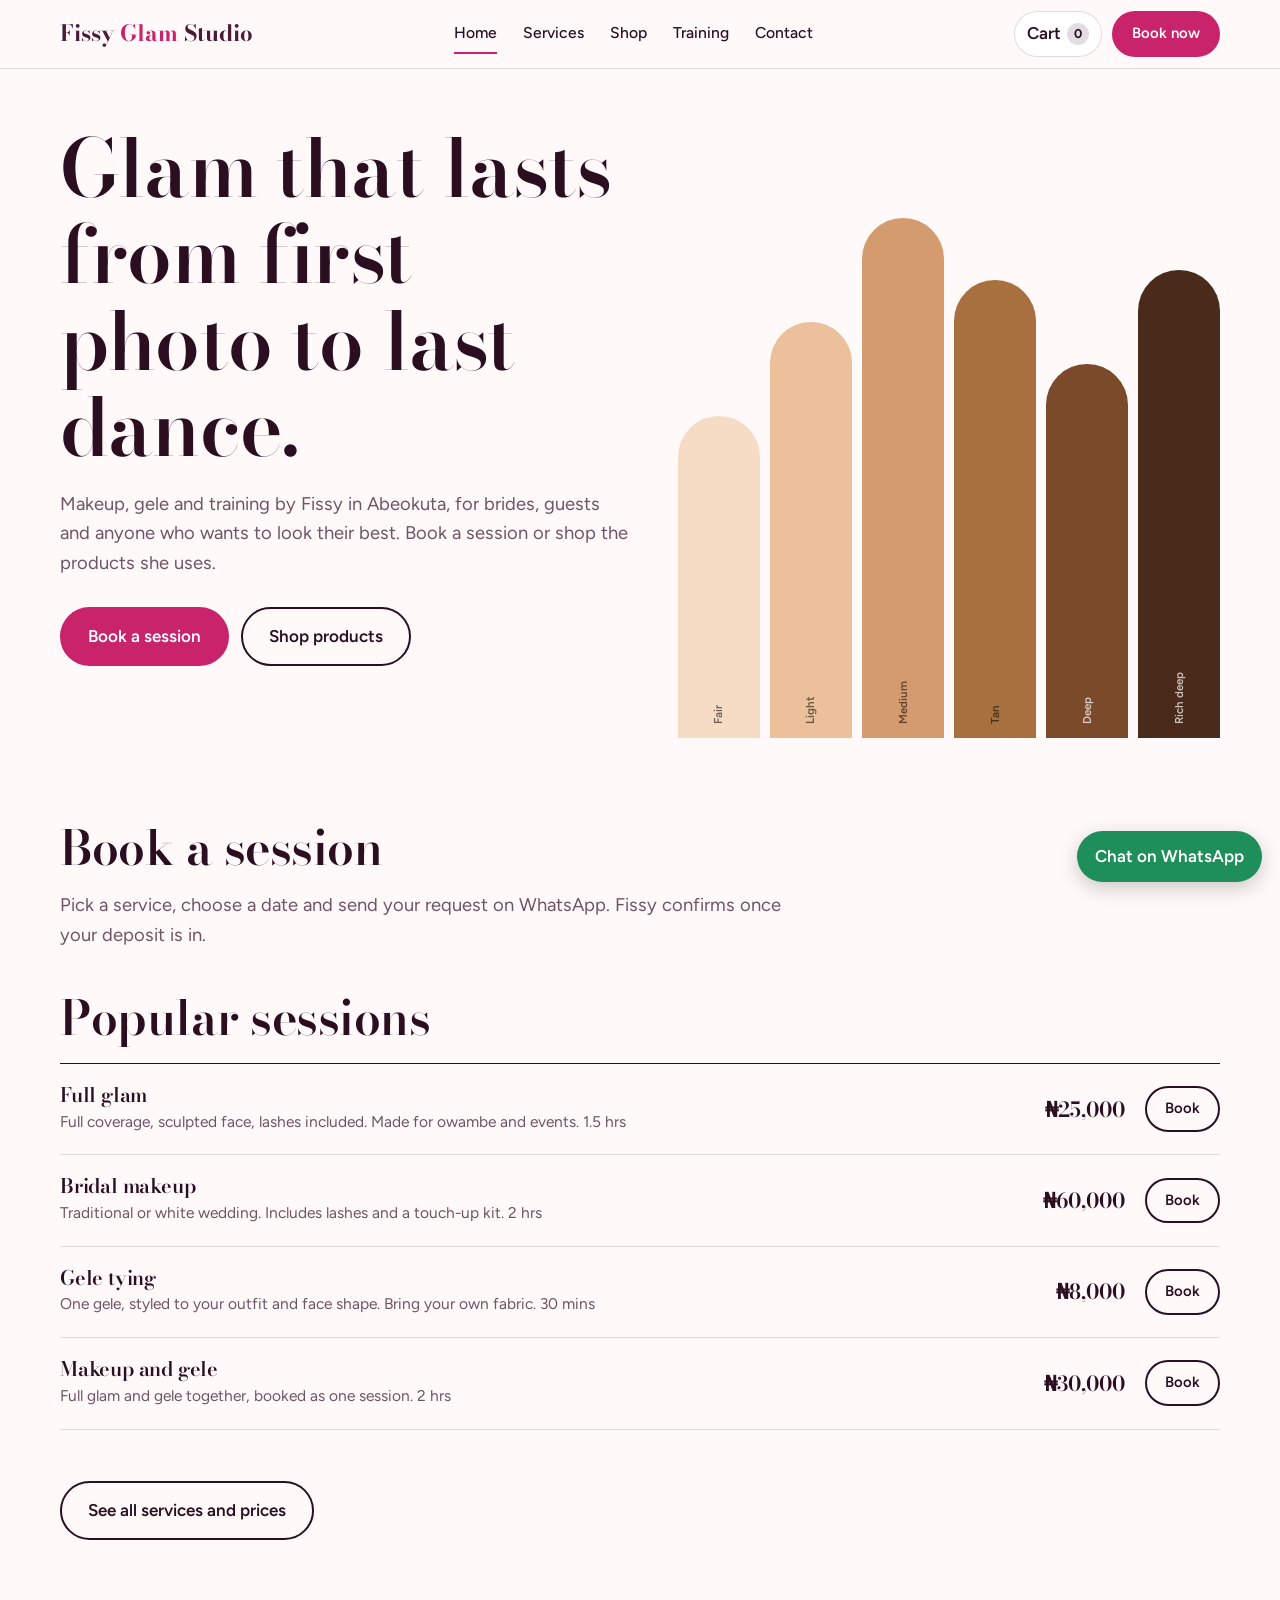
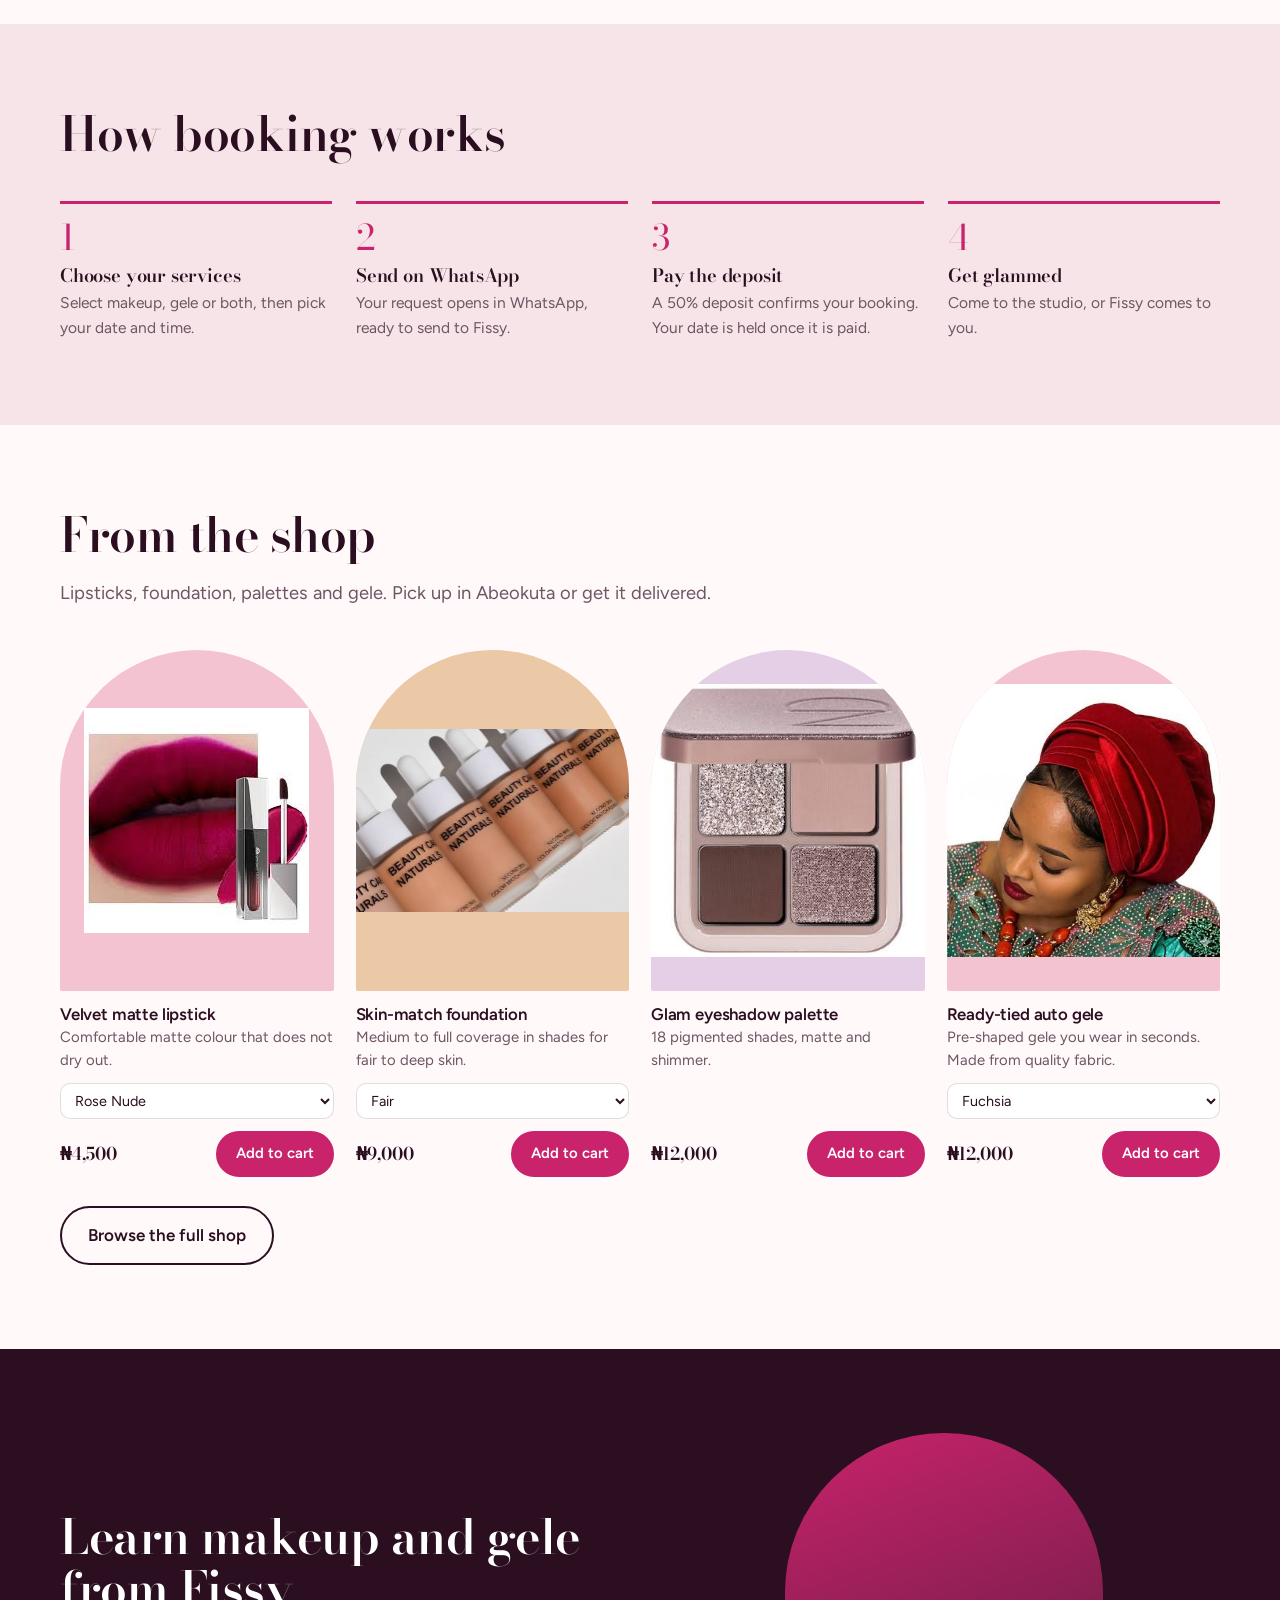
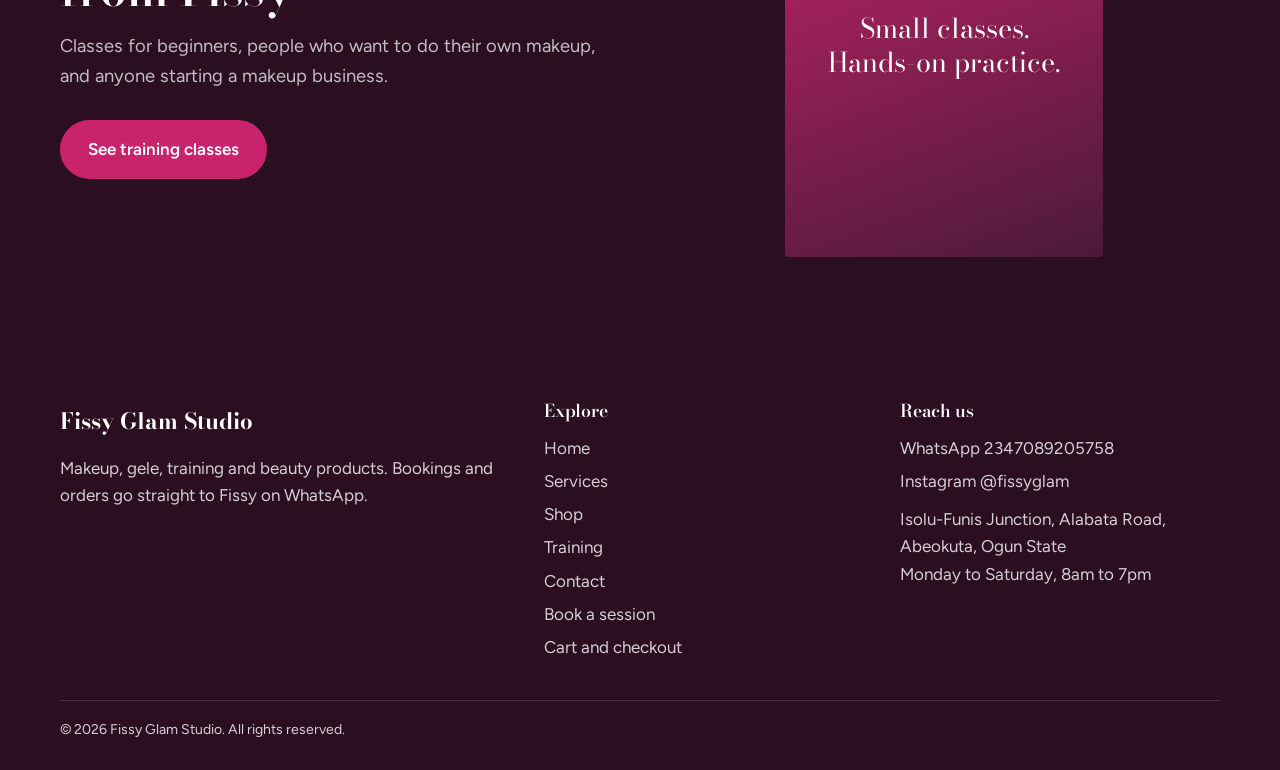
<file: index.html>
<!doctype html>
<html lang="en">
<head>
<meta charset="utf-8">
<meta name="viewport" content="width=device-width,initial-scale=1">
<title>Fissy Glam Studio | Makeup, gele and beauty products</title>
<meta name="description" content="Book makeup and gele sessions, join a makeup class, or shop beauty products from Fissy Glam Studio in Abeokuta.">
<link rel="preconnect" href="https://fonts.googleapis.com"><link rel="preconnect" href="https://fonts.gstatic.com" crossorigin>
<link href="https://fonts.googleapis.com/css2?family=Bodoni+Moda:opsz,wght@6..96,500;6..96,600;6..96,700&family=Figtree:wght@400;500;600&display=swap" rel="stylesheet">
<link rel="stylesheet" href="css/style.css">
</head>
<body data-page="home">
<div id="site-header"></div>
<main>

<section class="hero"><div class="wrap hero-grid">
  <div class="hero-copy">
    <h1>Glam that lasts from first photo to last dance.</h1>
    <p class="lead">Makeup, gele and training by Fissy in Abeokuta, for brides, guests and anyone who wants to look their best. Book a session or shop the products she uses.</p>
    <div class="btn-row"><a class="btn" href="book.html">Book a session</a><a class="btn ghost" href="shop.html">Shop products</a></div>
  </div>
  <div class="shades" role="img" aria-label="A range of foundation shades from fair to deep"><div class="arch" style="background:#F6DCC4;height:62%"><small>Fair</small></div><div class="arch" style="background:#EBC09A;height:80%"><small>Light</small></div><div class="arch" style="background:#D49C6E;height:100%"><small>Medium</small></div><div class="arch" style="background:#A9703F;height:88%"><small>Tan</small></div><div class="arch deep" style="background:#7A4A2A;height:72%"><small>Deep</small></div><div class="arch deep" style="background:#4A2A1A;height:90%"><small>Rich deep</small></div></div>
</div></section>

<section><div class="wrap">
  <div class="sec-head"><h2>Book a session</h2><p class="lead">Pick a service, choose a date and send your request on WhatsApp. Fissy confirms once your deposit is in.</p></div>
  <div id="home-services"></div>
  <div class="btn-row"><a class="btn ghost" href="services.html">See all services and prices</a></div>
</div></section>

<section class="tint"><div class="wrap">
  <div class="sec-head"><h2>How booking works</h2></div>
  <ol class="steps">
    <li><h3>Choose your services</h3><p>Select makeup, gele or both, then pick your date and time.</p></li>
    <li><h3>Send on WhatsApp</h3><p>Your request opens in WhatsApp, ready to send to Fissy.</p></li>
    <li><h3>Pay the deposit</h3><p>A 50% deposit confirms your booking. Your date is held once it is paid.</p></li>
    <li><h3>Get glammed</h3><p>Come to the studio, or Fissy comes to you.</p></li>
  </ol>
</div></section>

<section><div class="wrap">
  <div class="sec-head"><h2>From the shop</h2><p class="lead">Lipsticks, foundation, palettes and gele. Pick up in Abeokuta or get it delivered.</p></div>
  <div class="grid" id="home-products"></div>
  <div class="btn-row"><a class="btn ghost" href="shop.html">Browse the full shop</a></div>
</div></section>

<section class="dark"><div class="wrap split">
  <div><h2>Learn makeup and gele from Fissy</h2><p class="lead">Classes for beginners, people who want to do their own makeup, and anyone starting a makeup business.</p><div class="btn-row"><a class="btn" href="training.html">See training classes</a></div></div>
  <div class="tall-arch" style="max-width:340px;justify-self:center"><p>Small classes. Hands-on practice.</p></div>
</div></section>

</main>
<div id="site-footer"></div>
<script src="js/data.js"></script>
<script src="js/app.js"></script>
</body>
</html>
</file>
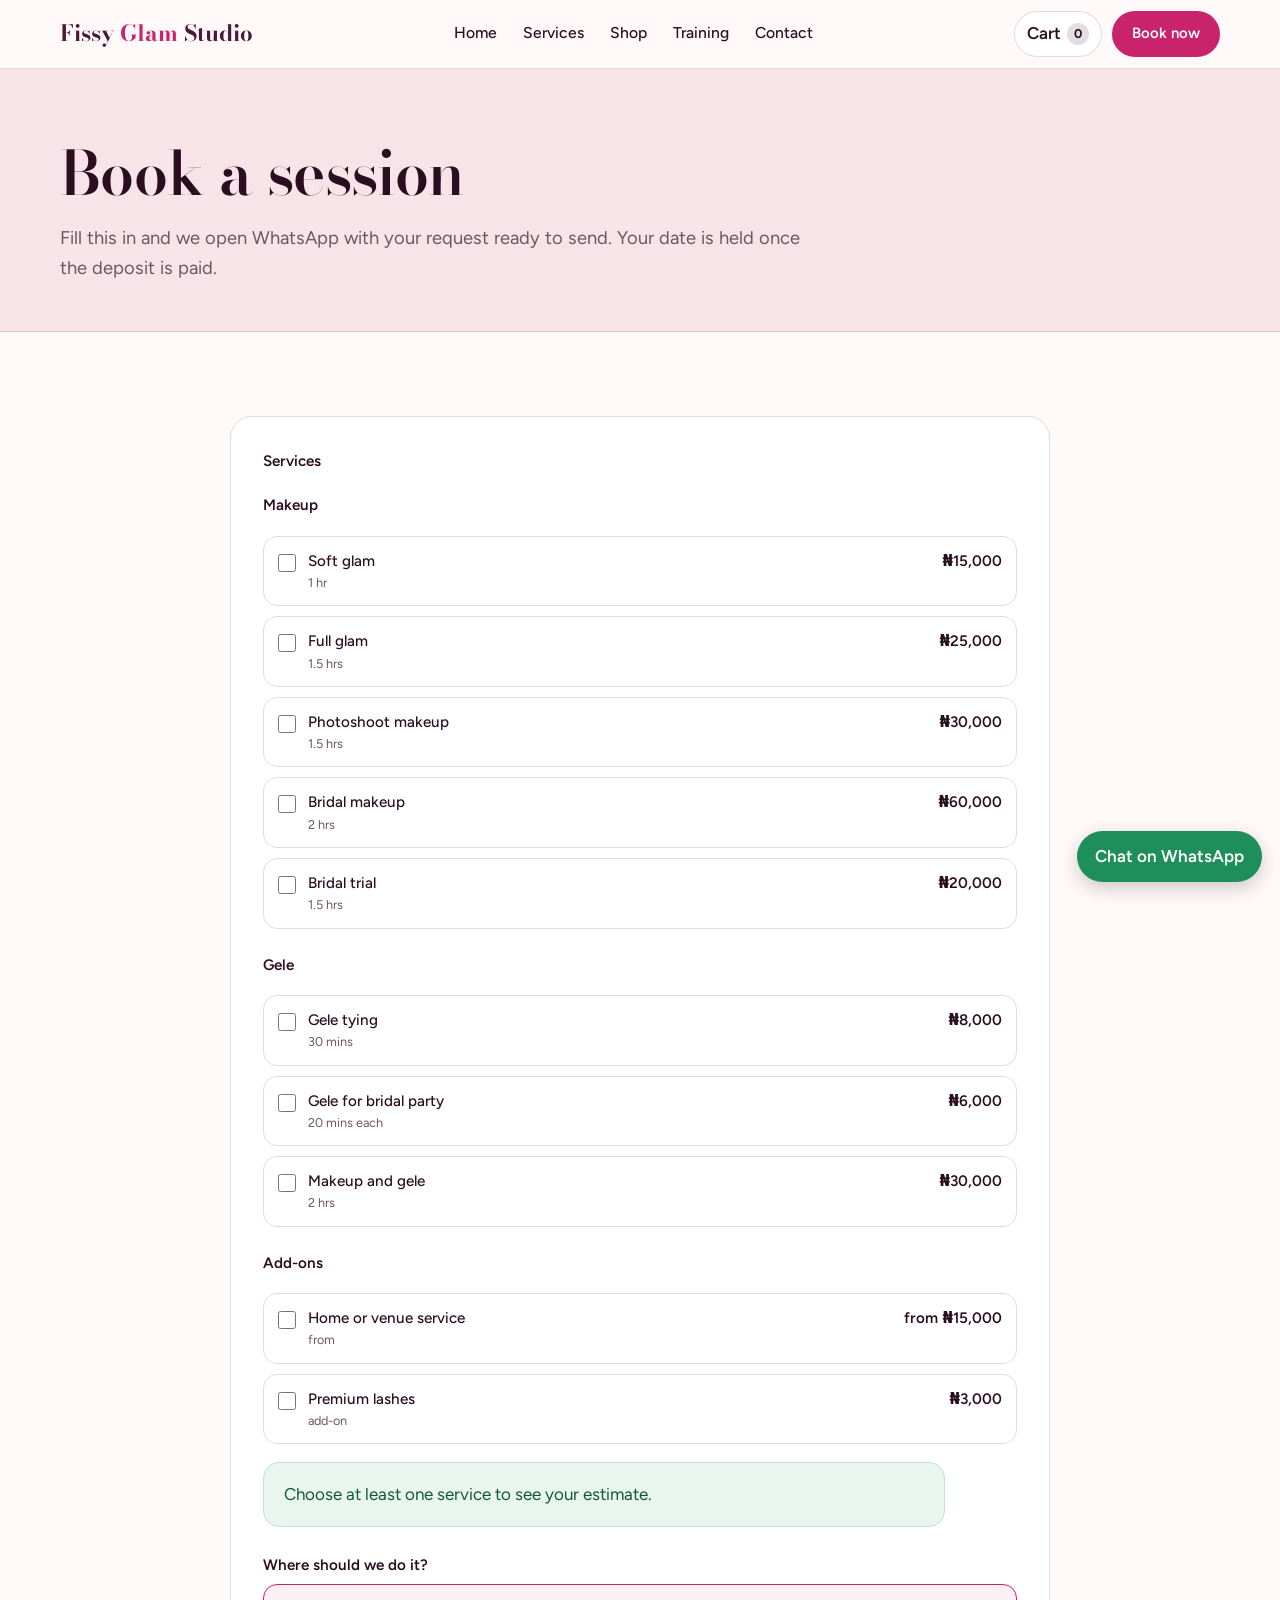
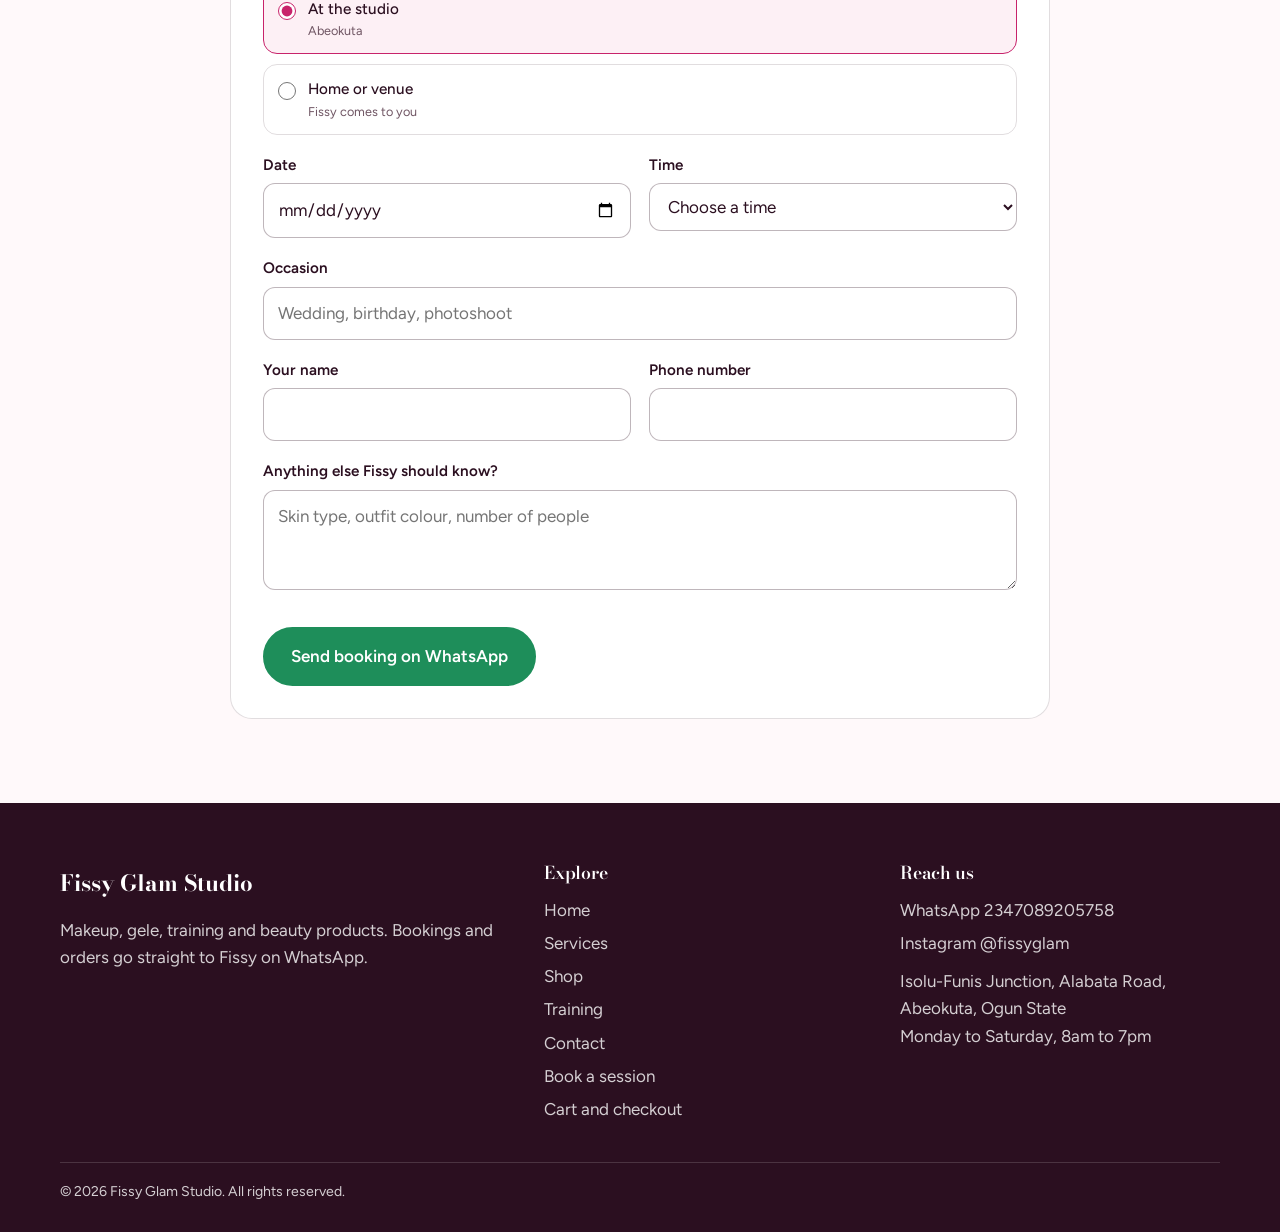
<file: book.html>
<!doctype html>
<html lang="en">
<head>
<meta charset="utf-8">
<meta name="viewport" content="width=device-width,initial-scale=1">
<title>Book a session | Fissy Glam Studio</title>
<meta name="description" content="Book a makeup or gele session with Fissy Glam Studio.">
<link rel="preconnect" href="https://fonts.googleapis.com"><link rel="preconnect" href="https://fonts.gstatic.com" crossorigin>
<link href="https://fonts.googleapis.com/css2?family=Bodoni+Moda:opsz,wght@6..96,500;6..96,600;6..96,700&family=Figtree:wght@400;500;600&display=swap" rel="stylesheet">
<link rel="stylesheet" href="css/style.css">
</head>
<body data-page="book">
<div id="site-header"></div>
<main>
<div class="page-hero"><div class="wrap"><h1>Book a session</h1><p class="lead">Fill this in and we open WhatsApp with your request ready to send. Your date is held once the deposit is paid.</p></div></div>
<section><div class="wrap" style="max-width:820px">
<form id="book-form" class="form-card" novalidate>
  <fieldset><legend class="legend">Services</legend><div class="opts" id="svc-opts"></div><p class="err-msg" id="svc-err" style="display:block" hidden>Choose at least one service.</p></fieldset>
  <p class="notice" id="est" style="margin:18px 0 26px"></p>
  <div class="form-grid">
    <fieldset class="full"><legend class="legend">Where should we do it?</legend>
      <div class="opts"><label class="opt"><input type="radio" name="where" value="studio" checked><span>At the studio<small>Abeokuta</small></span></label>
      <label class="opt"><input type="radio" name="where" value="home"><span>Home or venue<small>Fissy comes to you</small></span></label></div></fieldset>
    <div class="field full" id="addr-field" hidden><label for="addr">Venue address</label><input id="addr" type="text" autocomplete="street-address"><p class="err-msg">Enter the address Fissy should come to.</p></div>
    <div class="field"><label for="date">Date</label><input id="date" type="date" required><p class="err-msg">Choose a date.</p></div>
    <div class="field"><label for="time">Time</label><select id="time" required></select><p class="err-msg">Choose a time.</p></div>
    <div class="field full"><label for="occasion">Occasion</label><input id="occasion" type="text" placeholder="Wedding, birthday, photoshoot"></div>
    <div class="field"><label for="name">Your name</label><input id="name" type="text" autocomplete="name" required><p class="err-msg">Enter your name.</p></div>
    <div class="field"><label for="phone">Phone number</label><input id="phone" type="tel" autocomplete="tel" required><p class="err-msg">Enter a valid phone number.</p></div>
    <div class="field full"><label for="notes">Anything else Fissy should know?</label><textarea id="notes" placeholder="Skin type, outfit colour, number of people"></textarea></div>
  </div>
  <div class="btn-row"><button class="btn wa" type="submit">Send booking on WhatsApp</button></div>
</form>
<div id="book-result"></div>
</div></section>
</main>
<div id="site-footer"></div>
<script src="js/data.js"></script>
<script src="js/app.js"></script>
</body>
</html>
</file>
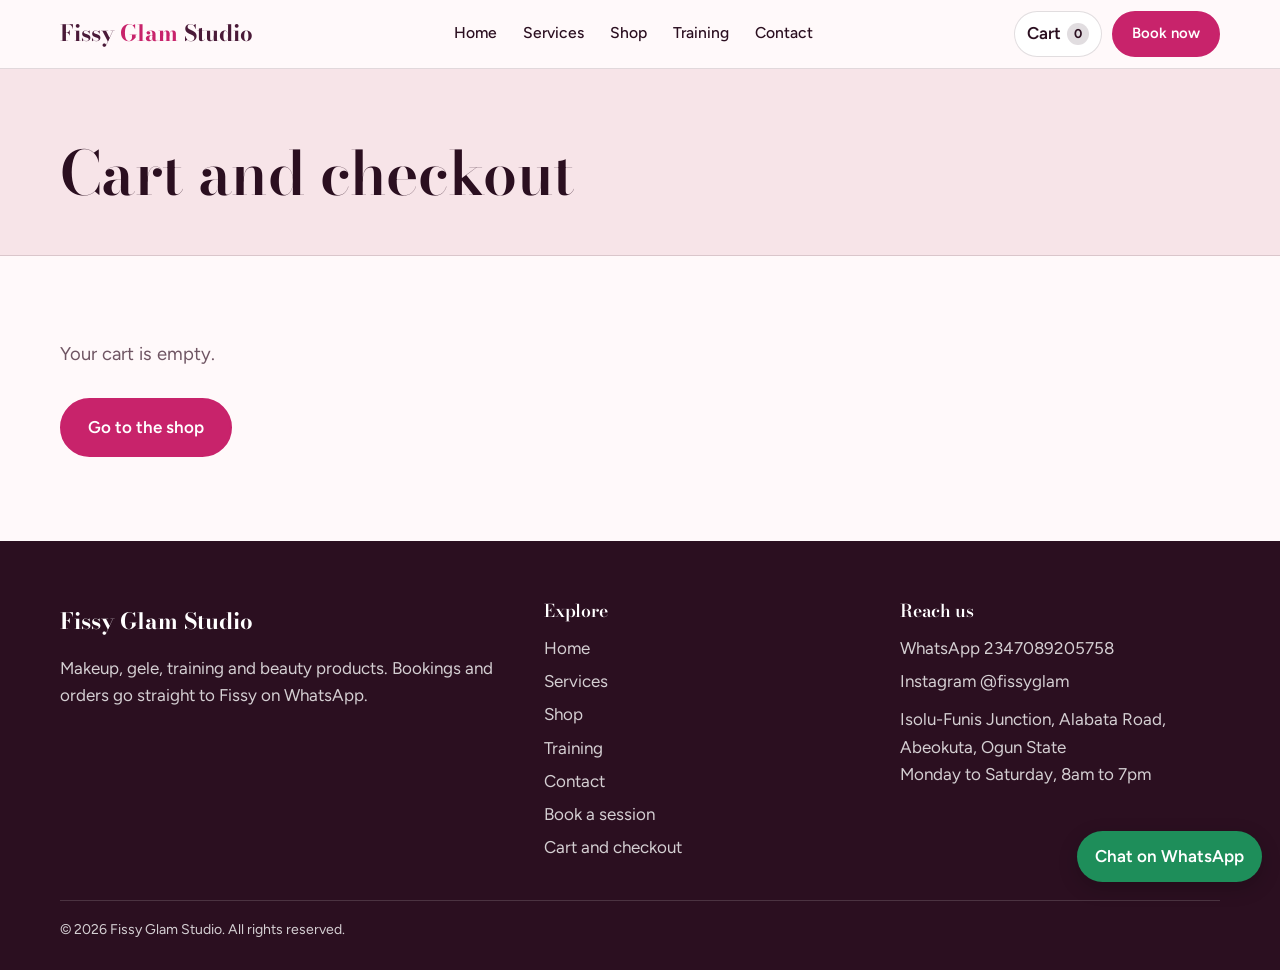
<file: cart.html>
<!doctype html>
<html lang="en">
<head>
<meta charset="utf-8">
<meta name="viewport" content="width=device-width,initial-scale=1">
<title>Cart and checkout | Fissy Glam Studio</title>
<meta name="description" content="Review your order and choose pickup or delivery.">
<link rel="preconnect" href="https://fonts.googleapis.com"><link rel="preconnect" href="https://fonts.gstatic.com" crossorigin>
<link href="https://fonts.googleapis.com/css2?family=Bodoni+Moda:opsz,wght@6..96,500;6..96,600;6..96,700&family=Figtree:wght@400;500;600&display=swap" rel="stylesheet">
<link rel="stylesheet" href="css/style.css">
</head>
<body data-page="cart">
<div id="site-header"></div>
<main>
<div class="page-hero"><div class="wrap"><h1>Cart and checkout</h1></div></div>
<section><div class="wrap">
<div id="checkout">
  <div id="empty" hidden><p class="lead" style="margin-top:0">Your cart is empty.</p><div class="btn-row"><a class="btn" href="shop.html">Go to the shop</a></div></div>
  <div class="checkout" id="cart-area" hidden>
    <div><h2 style="font-size:1.6rem">Your items</h2><div id="cart-list"></div></div>
    <form id="order-form" class="form-card summary" novalidate>
      <fieldset><legend class="legend">How do you want to get it?</legend><div class="opts">
        <label class="opt"><input type="radio" name="mode" value="pickup" checked><span>Pickup<small>Free, from the studio</small></span></label>
        <label class="opt"><input type="radio" name="mode" value="delivery"><span>Delivery<small>Fee depends on your area</small></span></label></div></fieldset>
      <p class="hint" id="pickup-note" style="margin-top:10px"></p>
      <div id="delivery-fields" hidden style="margin-top:14px">
        <div class="field"><label for="zone">Delivery area</label><select id="zone"></select></div>
        <div class="field" style="margin-top:14px"><label for="address">Delivery address</label><textarea id="address" style="min-height:72px"></textarea><p class="err-msg">Enter your delivery address.</p></div></div>
      <div class="field" style="margin-top:14px"><label for="oname">Your name</label><input id="oname" type="text" autocomplete="name" required><p class="err-msg">Enter your name.</p></div>
      <div class="field" style="margin-top:14px"><label for="ophone">Phone number</label><input id="ophone" type="tel" autocomplete="tel" required><p class="err-msg">Enter a valid phone number.</p></div>
      <div class="field" style="margin-top:14px"><label for="pay">Payment</label><select id="pay"><option>Bank transfer</option><option>Pay on pickup or delivery</option></select></div>
      <div class="bank" id="bank"></div>
      <div class="field" style="margin-top:14px"><label for="onote">Note (optional)</label><input id="onote" type="text"></div>
      <div id="sum" style="margin-top:18px"></div>
      <div class="btn-row"><button class="btn wa" type="submit" style="width:100%">Send order on WhatsApp</button></div>
    </form>
  </div>
</div>
<div id="order-result"></div>
</div></section>
</main>
<div id="site-footer"></div>
<script src="js/data.js"></script>
<script src="js/app.js"></script>
</body>
</html>
</file>
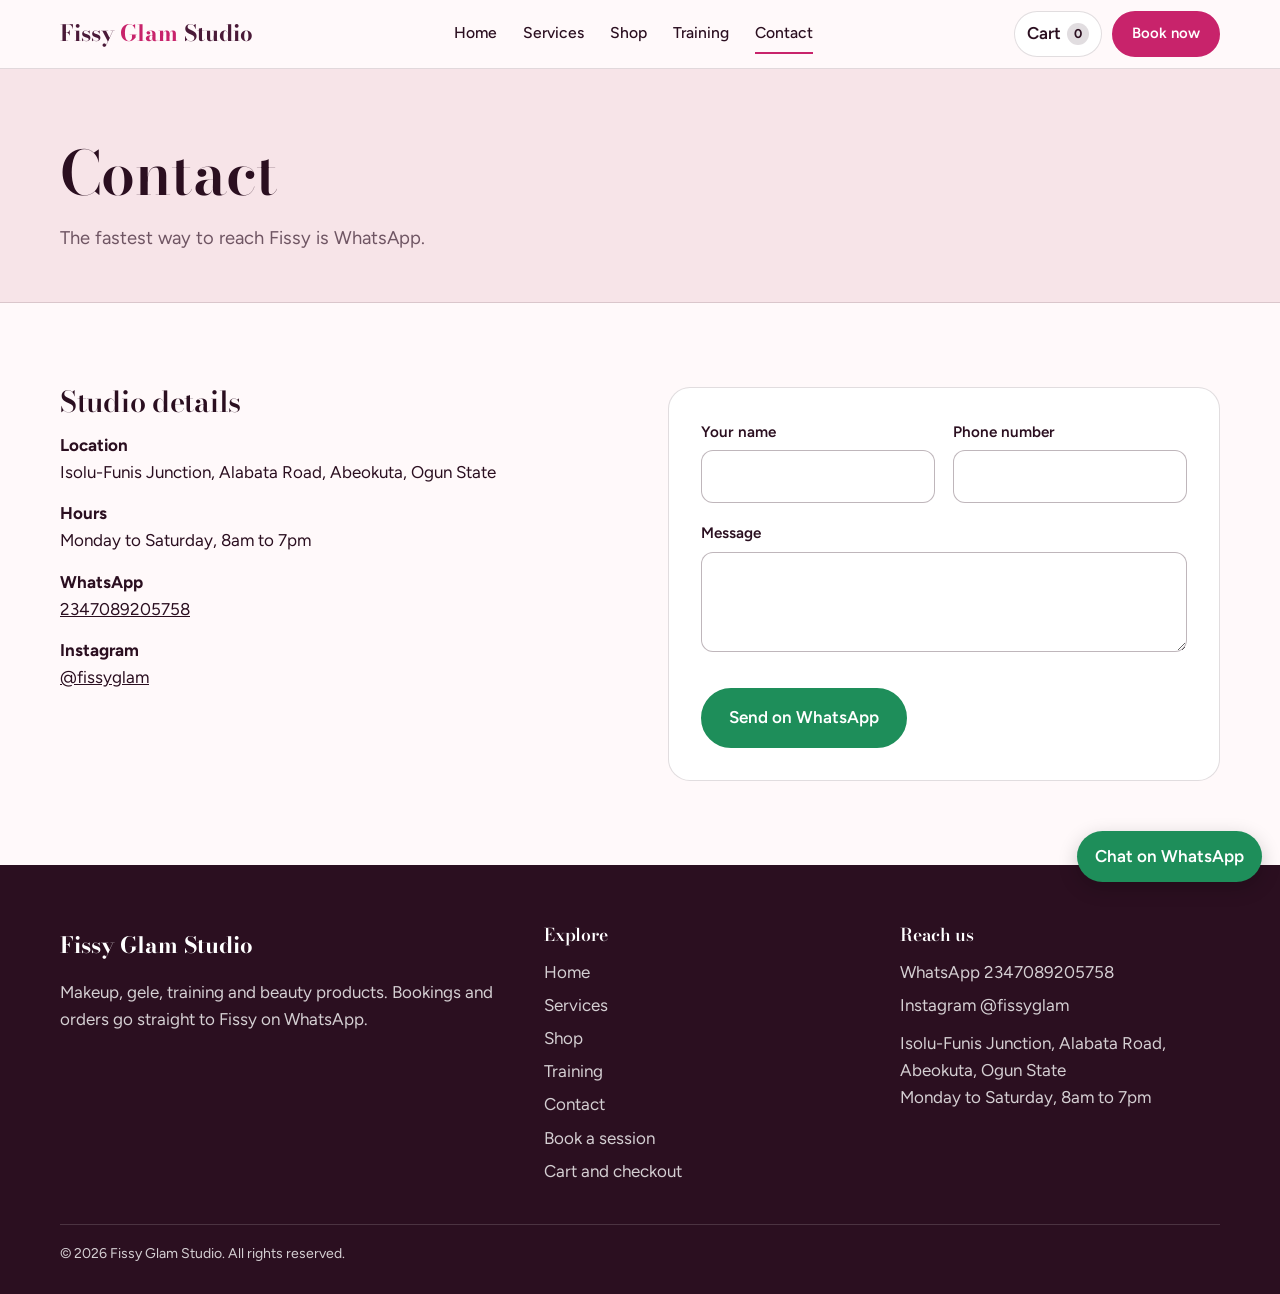
<file: contact.html>
<!doctype html>
<html lang="en">
<head>
<meta charset="utf-8">
<meta name="viewport" content="width=device-width,initial-scale=1">
<title>Contact | Fissy Glam Studio</title>
<meta name="description" content="Contact Fissy Glam Studio on WhatsApp or Instagram.">
<link rel="preconnect" href="https://fonts.googleapis.com"><link rel="preconnect" href="https://fonts.gstatic.com" crossorigin>
<link href="https://fonts.googleapis.com/css2?family=Bodoni+Moda:opsz,wght@6..96,500;6..96,600;6..96,700&family=Figtree:wght@400;500;600&display=swap" rel="stylesheet">
<link rel="stylesheet" href="css/style.css">
</head>
<body data-page="contact">
<div id="site-header"></div>
<main>
<div class="page-hero"><div class="wrap"><h1>Contact</h1><p class="lead">The fastest way to reach Fissy is WhatsApp.</p></div></div>
<section><div class="wrap split" style="align-items:start">
  <div>
    <h2 style="font-size:1.8rem">Studio details</h2>
    <p style="margin-top:14px"><strong>Location</strong><br><span id="c-addr"></span></p>
    <p style="margin-top:14px"><strong>Hours</strong><br><span id="c-hours"></span></p>
    <p style="margin-top:14px"><strong>WhatsApp</strong><br><a id="c-wa" target="_blank" rel="noopener"></a></p>
    <p style="margin-top:14px"><strong>Instagram</strong><br><a id="c-ig" target="_blank" rel="noopener"></a></p>
  </div>
  <div><form id="contact-form" class="form-card" novalidate><div class="form-grid">
    <div class="field"><label for="cname">Your name</label><input id="cname" type="text" autocomplete="name" required><p class="err-msg">Enter your name.</p></div>
    <div class="field"><label for="cphone">Phone number</label><input id="cphone" type="tel" autocomplete="tel" required><p class="err-msg">Enter a valid phone number.</p></div>
    <div class="field full"><label for="cmsg">Message</label><textarea id="cmsg" required></textarea><p class="err-msg">Write your message.</p></div>
  </div><div class="btn-row"><button class="btn wa" type="submit">Send on WhatsApp</button></div></form><div id="contact-result"></div></div>
</div></section>
</main>
<div id="site-footer"></div>
<script src="js/data.js"></script>
<script src="js/app.js"></script>
</body>
</html>
</file>
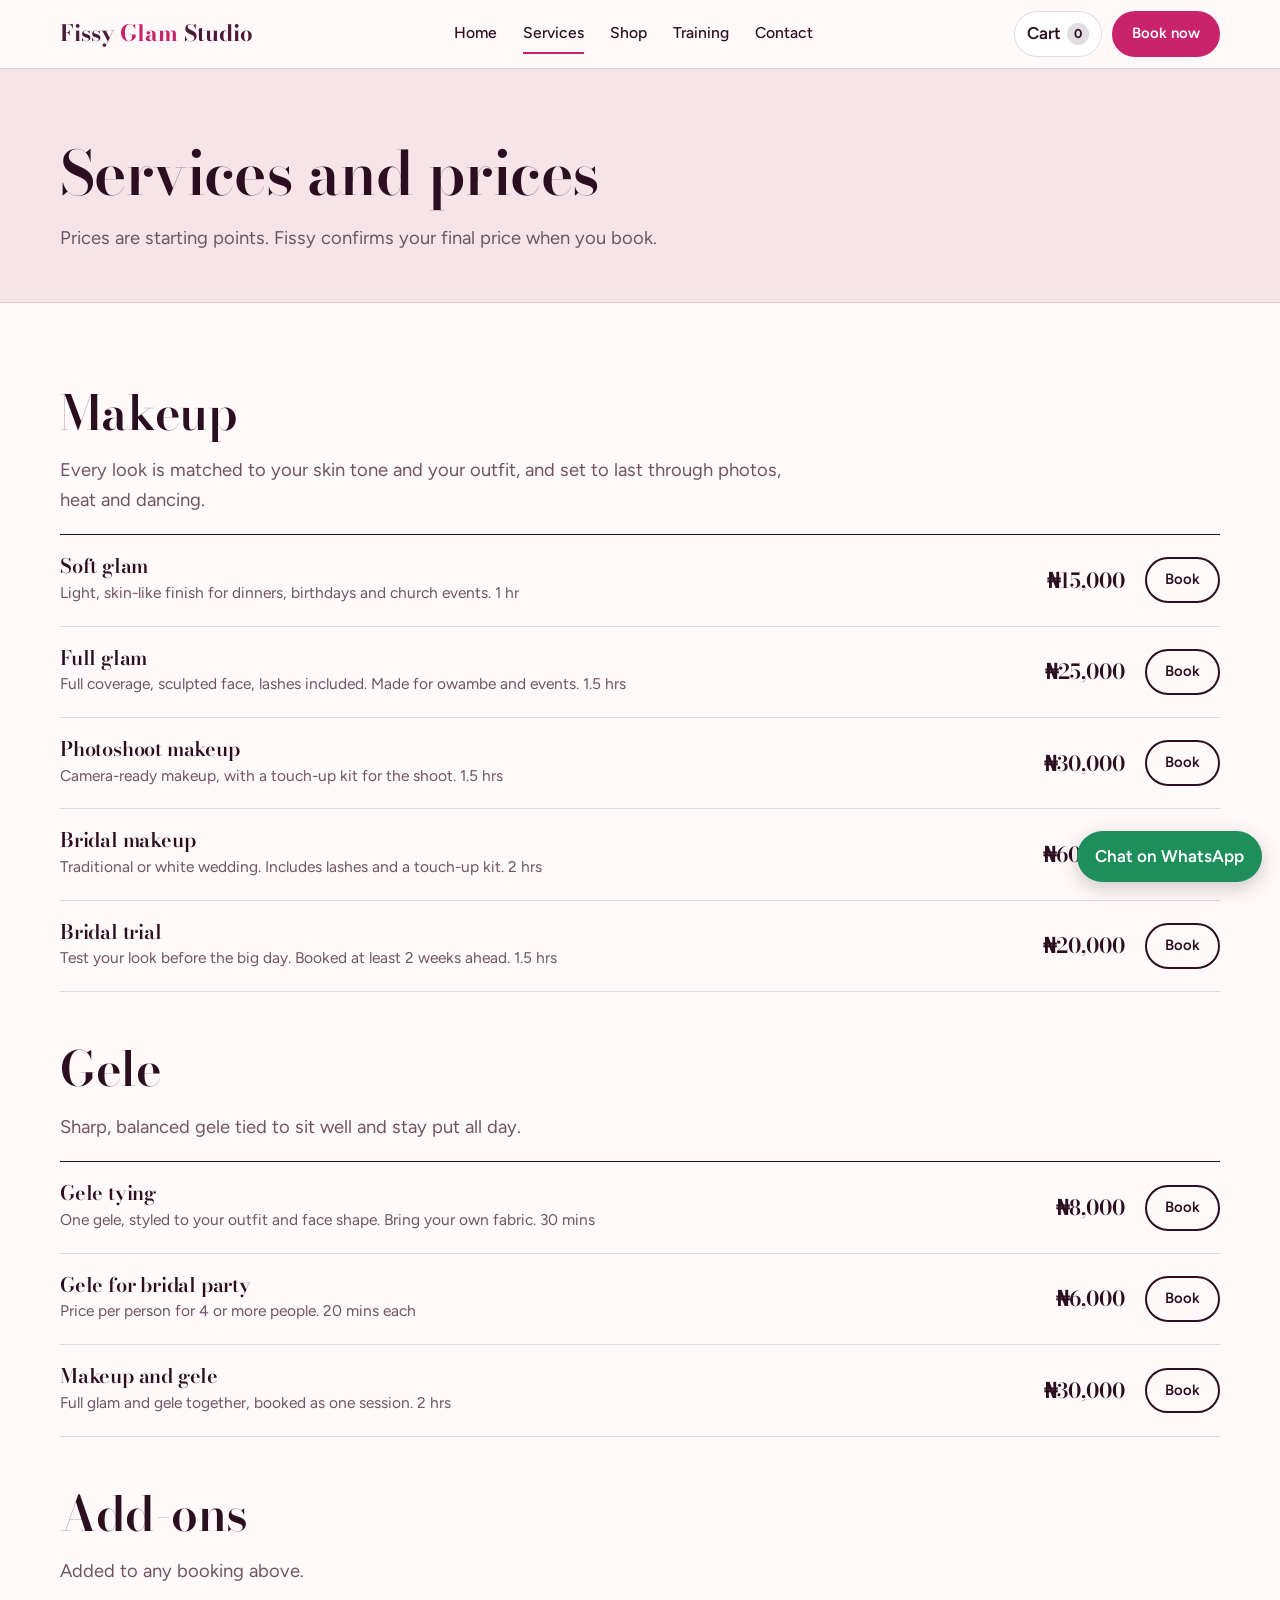
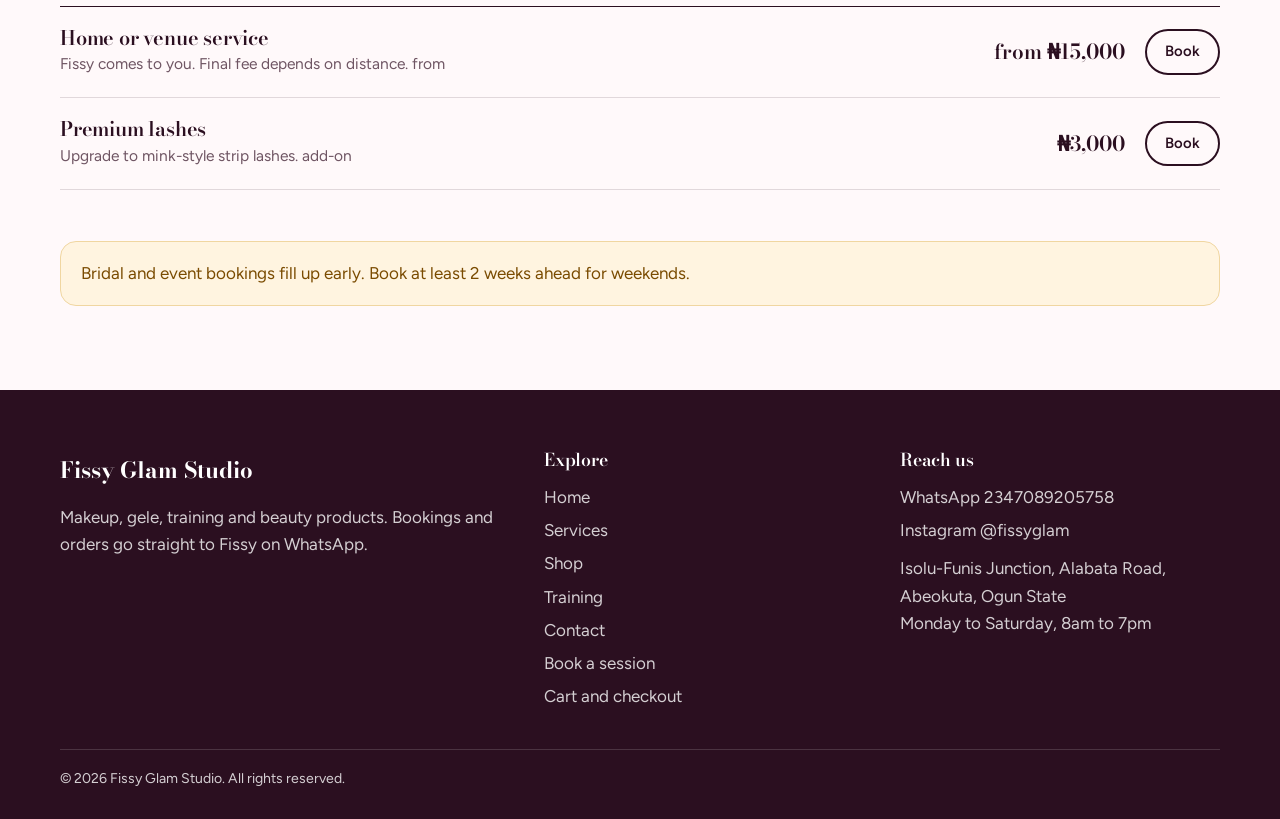
<file: services.html>
<!doctype html>
<html lang="en">
<head>
<meta charset="utf-8">
<meta name="viewport" content="width=device-width,initial-scale=1">
<title>Services and prices | Fissy Glam Studio</title>
<meta name="description" content="Makeup, bridal makeup and gele services with prices at Fissy Glam Studio.">
<link rel="preconnect" href="https://fonts.googleapis.com"><link rel="preconnect" href="https://fonts.gstatic.com" crossorigin>
<link href="https://fonts.googleapis.com/css2?family=Bodoni+Moda:opsz,wght@6..96,500;6..96,600;6..96,700&family=Figtree:wght@400;500;600&display=swap" rel="stylesheet">
<link rel="stylesheet" href="css/style.css">
</head>
<body data-page="services">
<div id="site-header"></div>
<main>
<div class="page-hero"><div class="wrap"><h1>Services and prices</h1><p class="lead">Prices are starting points. Fissy confirms your final price when you book.</p></div></div>
<section><div class="wrap"><div id="service-list"></div>
<div class="notice warn">Bridal and event bookings fill up early. Book at least 2 weeks ahead for weekends.</div></div></section>
</main>
<div id="site-footer"></div>
<script src="js/data.js"></script>
<script src="js/app.js"></script>
</body>
</html>
</file>
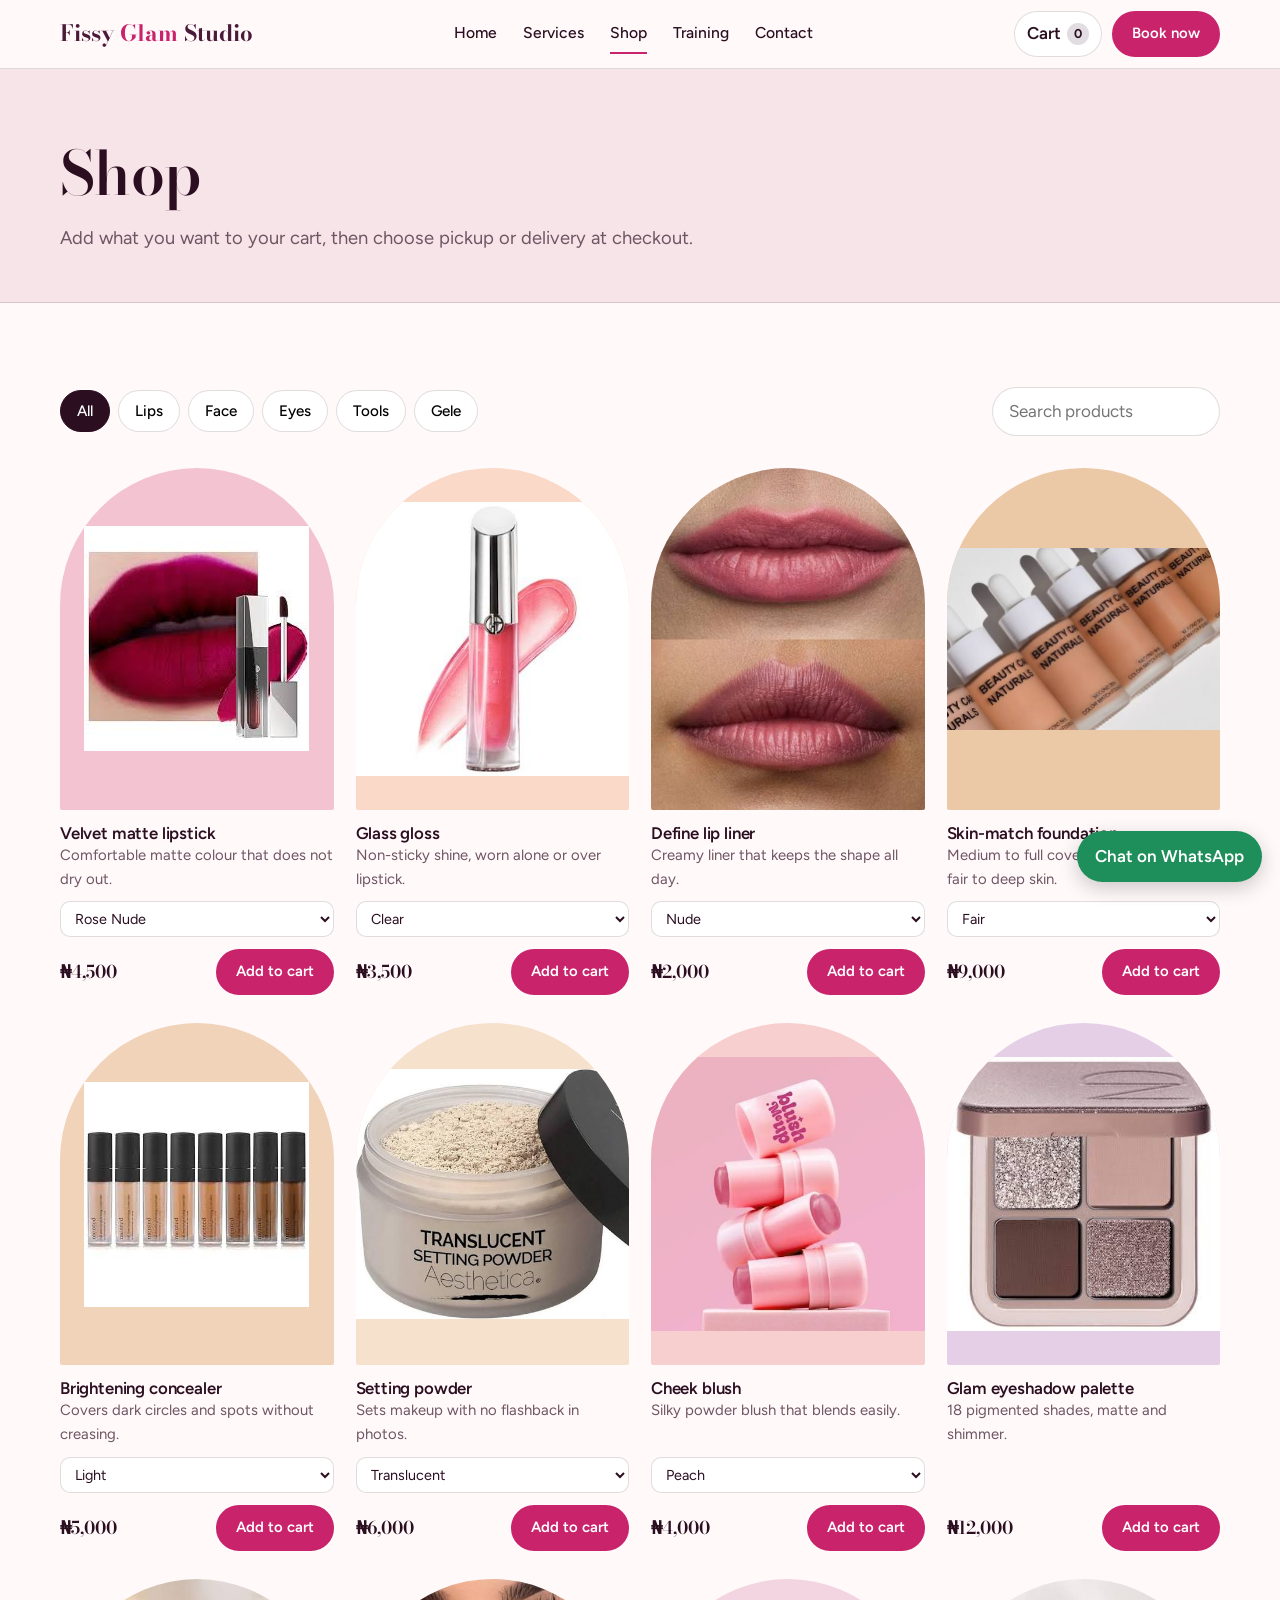
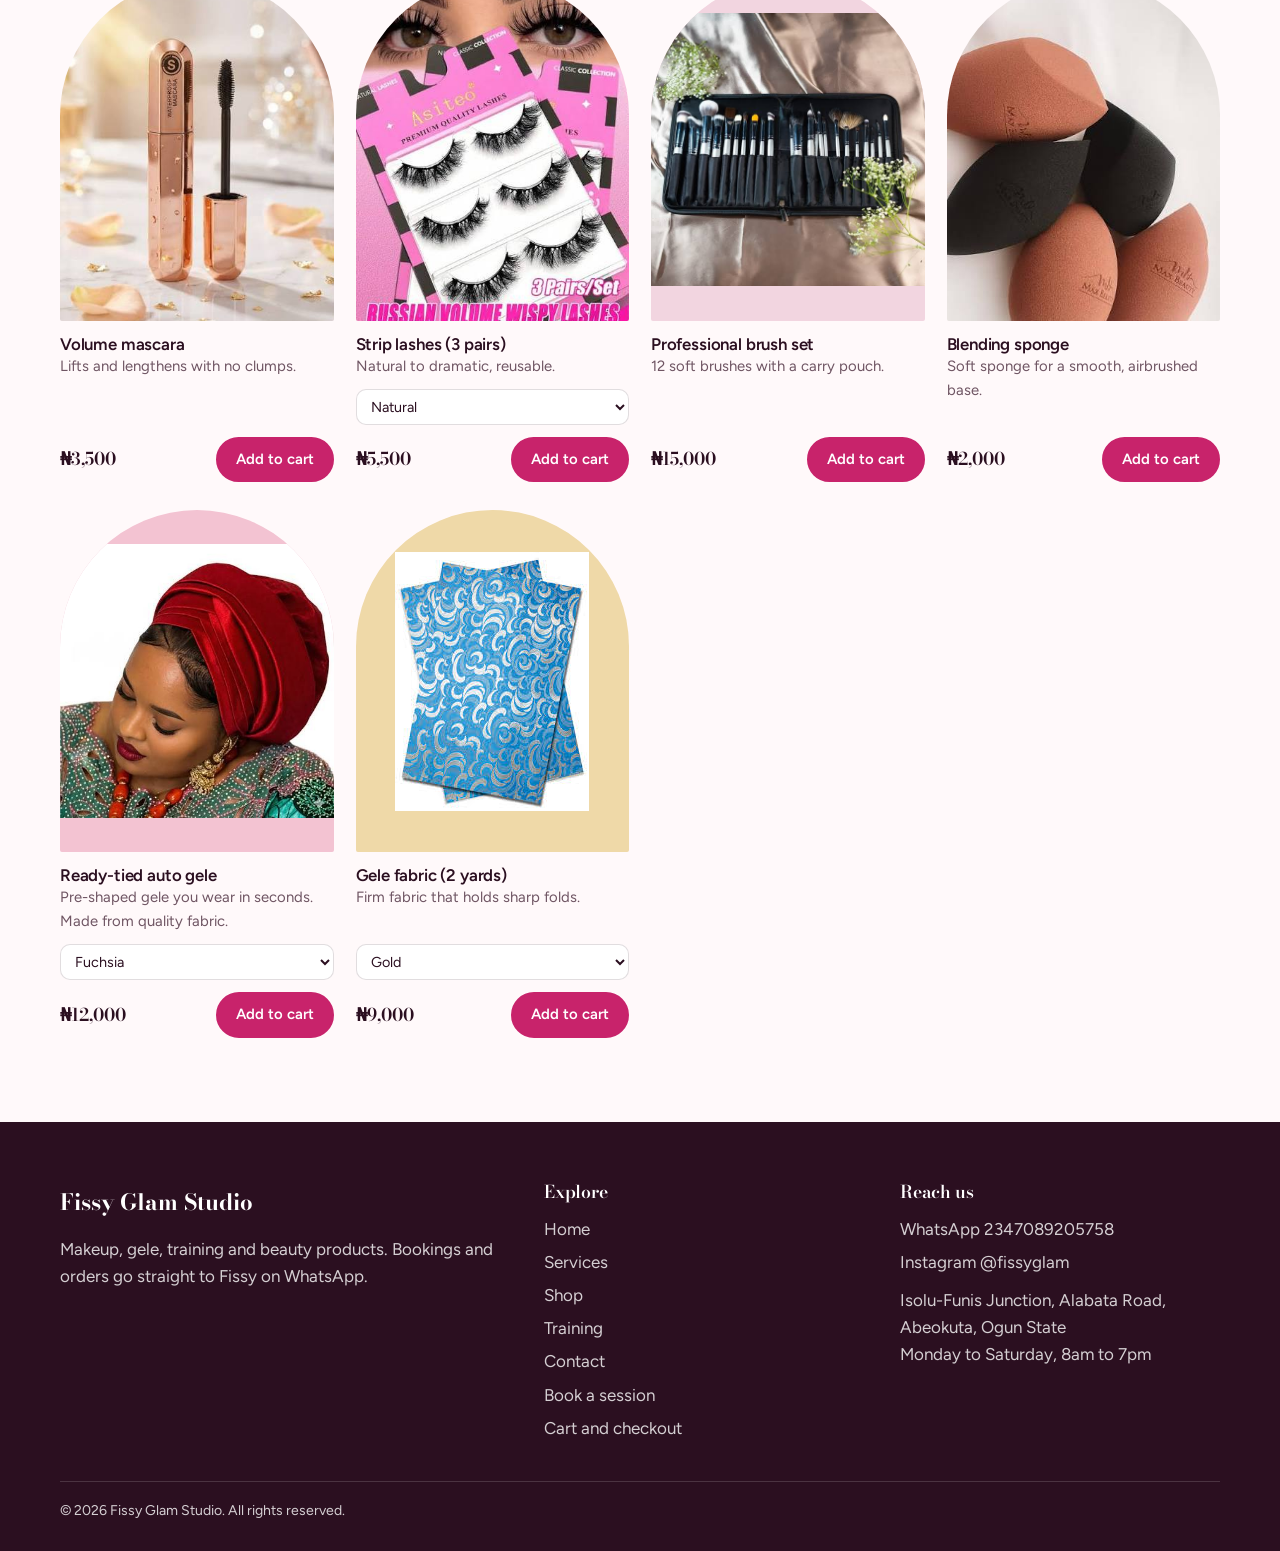
<file: shop.html>
<!doctype html>
<html lang="en">
<head>
<meta charset="utf-8">
<meta name="viewport" content="width=device-width,initial-scale=1">
<title>Shop makeup and gele | Fissy Glam Studio</title>
<meta name="description" content="Buy makeup, tools and gele from Fissy Glam Studio. Pickup or delivery.">
<link rel="preconnect" href="https://fonts.googleapis.com"><link rel="preconnect" href="https://fonts.gstatic.com" crossorigin>
<link href="https://fonts.googleapis.com/css2?family=Bodoni+Moda:opsz,wght@6..96,500;6..96,600;6..96,700&family=Figtree:wght@400;500;600&display=swap" rel="stylesheet">
<link rel="stylesheet" href="css/style.css">
</head>
<body data-page="shop">
<div id="site-header"></div>
<main>
<div class="page-hero"><div class="wrap"><h1>Shop</h1><p class="lead">Add what you want to your cart, then choose pickup or delivery at checkout.</p></div></div>
<section><div class="wrap">
  <div class="toolbar"><div class="chips" id="chips"></div><input class="search" id="search" type="search" placeholder="Search products" aria-label="Search products"></div>
  <div class="grid" id="products"></div>
</div></section>
</main>
<div id="site-footer"></div>
<script src="js/data.js"></script>
<script src="js/app.js"></script>
</body>
</html>
</file>
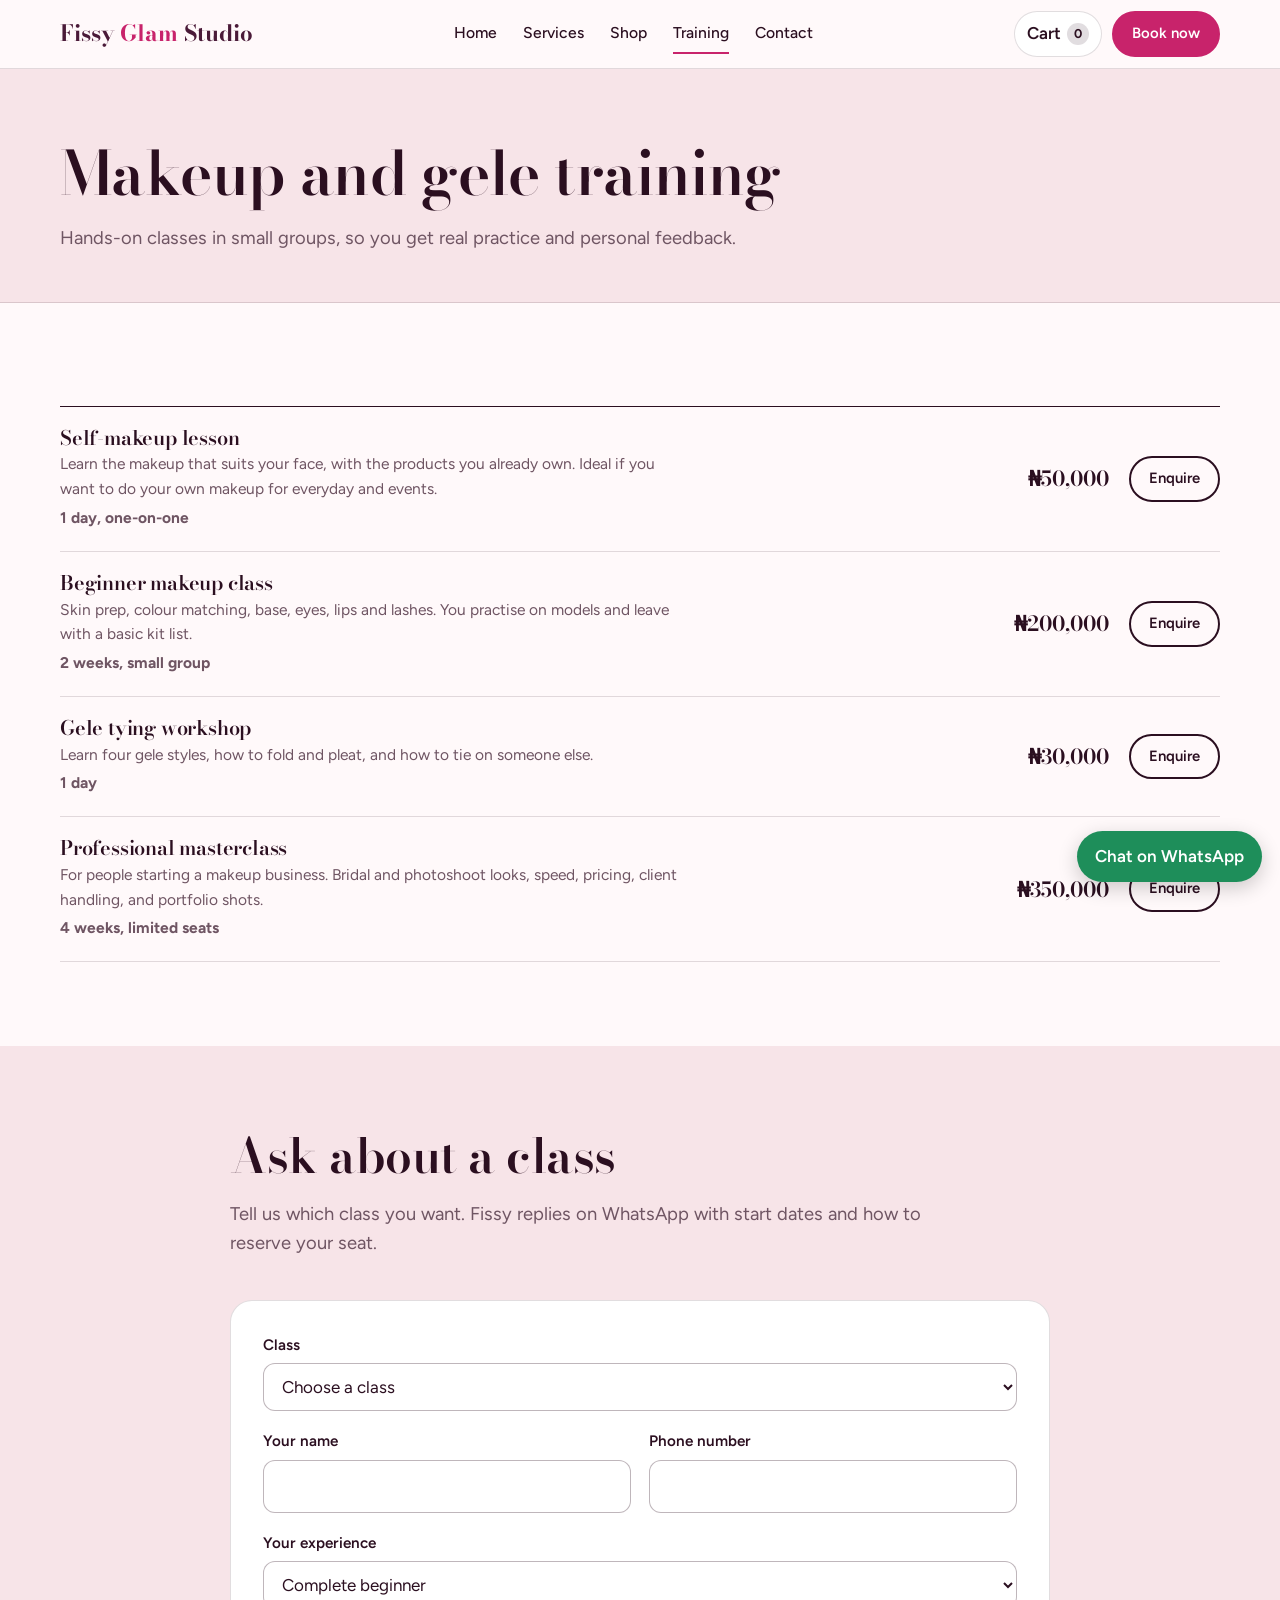
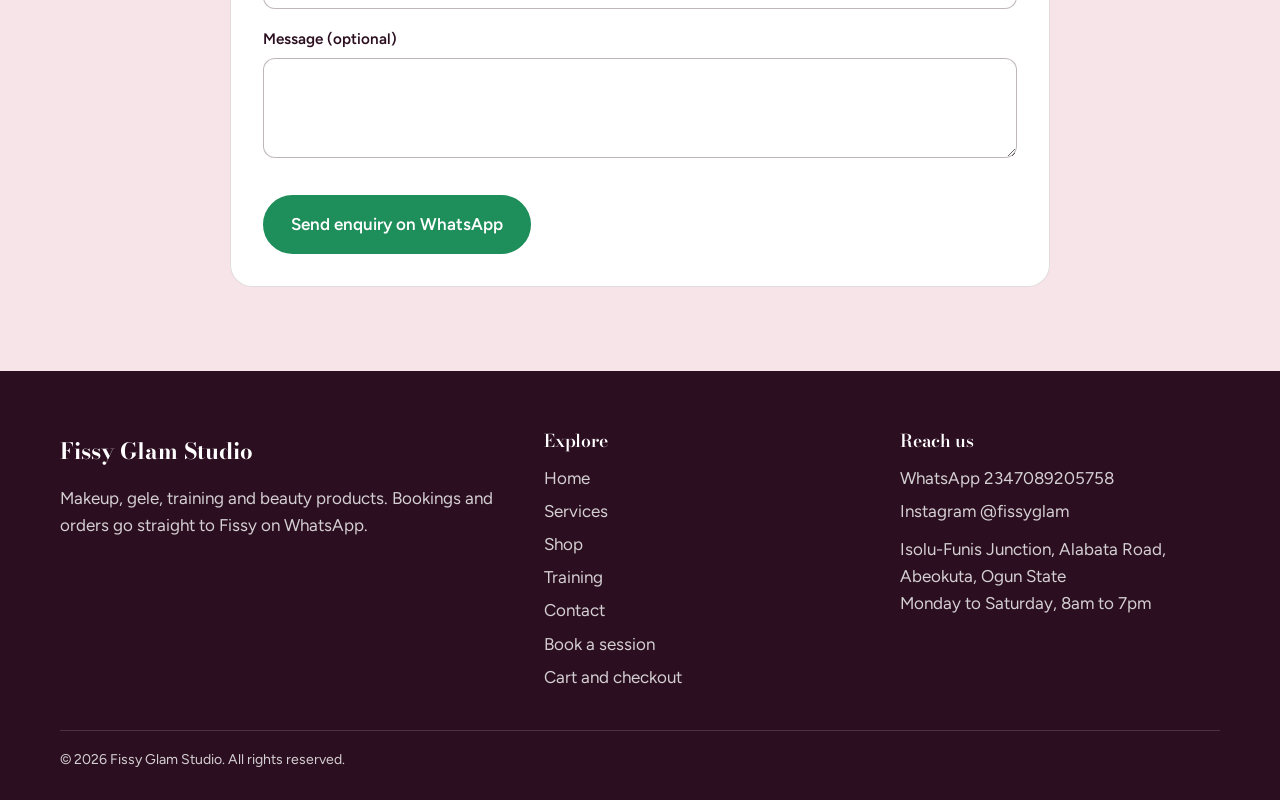
<file: training.html>
<!doctype html>
<html lang="en">
<head>
<meta charset="utf-8">
<meta name="viewport" content="width=device-width,initial-scale=1">
<title>Makeup and gele training | Fissy Glam Studio</title>
<meta name="description" content="Makeup classes, gele workshops and a professional masterclass with Fissy Glam Studio.">
<link rel="preconnect" href="https://fonts.googleapis.com"><link rel="preconnect" href="https://fonts.gstatic.com" crossorigin>
<link href="https://fonts.googleapis.com/css2?family=Bodoni+Moda:opsz,wght@6..96,500;6..96,600;6..96,700&family=Figtree:wght@400;500;600&display=swap" rel="stylesheet">
<link rel="stylesheet" href="css/style.css">
</head>
<body data-page="training">
<div id="site-header"></div>
<main>
<div class="page-hero"><div class="wrap"><h1>Makeup and gele training</h1><p class="lead">Hands-on classes in small groups, so you get real practice and personal feedback.</p></div></div>
<section><div class="wrap"><div id="courses"></div></div></section>
<section class="tint" id="enquire"><div class="wrap" style="max-width:820px">
  <div class="sec-head"><h2>Ask about a class</h2><p class="lead">Tell us which class you want. Fissy replies on WhatsApp with start dates and how to reserve your seat.</p></div>
  <form id="train-form" class="form-card" novalidate><div class="form-grid">
    <div class="field full"><label for="course">Class</label><select id="course" required></select><p class="err-msg">Choose a class.</p></div>
    <div class="field"><label for="tname">Your name</label><input id="tname" type="text" autocomplete="name" required><p class="err-msg">Enter your name.</p></div>
    <div class="field"><label for="tphone">Phone number</label><input id="tphone" type="tel" autocomplete="tel" required><p class="err-msg">Enter a valid phone number.</p></div>
    <div class="field full"><label for="level">Your experience</label><select id="level"><option>Complete beginner</option><option>I do makeup for friends</option><option>I already work as a makeup artist</option></select></div>
    <div class="field full"><label for="tmsg">Message (optional)</label><textarea id="tmsg"></textarea></div>
  </div><div class="btn-row"><button class="btn wa" type="submit">Send enquiry on WhatsApp</button></div></form>
  <div id="train-result"></div>
</div></section>
</main>
<div id="site-footer"></div>
<script src="js/data.js"></script>
<script src="js/app.js"></script>
</body>
</html>
</file>
<file: css/style.css>
:root{
  --ink:#2B0F20; --plum:#4A1A38; --fuchsia:#C8236B; --fuchsia-d:#A31A56;
  --blush:#F7E4E8; --paper:#FFF9FA; --brass:#B8863B; --muted:#6F5563;
  --line:rgba(43,15,32,.14); --ok:#1F7A4D; --err:#B3261E;
  --serif:'Bodoni Moda',Georgia,serif; --sans:'Figtree',system-ui,sans-serif;
  --wrap:1160px;
}
*{box-sizing:border-box;margin:0;padding:0}
html{scroll-behavior:smooth}
body{font-family:var(--sans);color:var(--ink);background:var(--paper);line-height:1.6;font-size:17px;-webkit-font-smoothing:antialiased}
img,svg{display:block;max-width:100%}
a{color:inherit}
.wrap{width:min(var(--wrap),100% - 32px);margin-inline:auto}
:focus-visible{outline:3px solid var(--fuchsia);outline-offset:3px;border-radius:4px}
.sr{position:absolute;left:-9999px}

/* type */
h1,h2,h3{font-family:var(--serif);font-weight:600;line-height:1.08;letter-spacing:-.01em}
h1{font-size:clamp(2.6rem,6.4vw,5rem)}
h2{font-size:clamp(1.9rem,4vw,3rem)}
h3{font-size:1.35rem}
p{max-width:62ch}
.lead{font-size:1.15rem;color:var(--muted);margin-top:1.1rem}
.muted{color:var(--muted)}

/* header */
.site-header{position:sticky;top:0;z-index:50;background:rgba(255,249,250,.92);backdrop-filter:blur(10px);border-bottom:1px solid var(--line)}
.bar{display:flex;align-items:center;justify-content:space-between;height:68px;gap:16px}
.logo{font-family:var(--serif);font-weight:700;font-size:1.4rem;text-decoration:none;color:var(--plum);white-space:nowrap}
.logo span{color:var(--fuchsia)}
.nav{display:flex;gap:26px;align-items:center}
.nav a{text-decoration:none;font-weight:500;font-size:.98rem;padding:6px 0;border-bottom:2px solid transparent}
.nav a:hover{border-color:var(--line)}
.nav a[aria-current="page"]{border-color:var(--fuchsia)}
.bar-actions{display:flex;gap:10px;align-items:center}
.cart-link{position:relative;display:inline-flex;align-items:center;gap:6px;text-decoration:none;font-weight:600;padding:8px 12px;border:1px solid var(--line);border-radius:999px;background:#fff}
.cart-link b{background:var(--fuchsia);color:#fff;border-radius:999px;min-width:22px;height:22px;display:grid;place-items:center;font-size:.8rem;padding:0 6px}
.cart-link b[data-n="0"]{background:var(--line);color:var(--ink)}
.menu-btn{display:none;background:none;border:1px solid var(--line);border-radius:10px;padding:8px 12px;font:inherit;font-weight:600;cursor:pointer}
@media(max-width:860px){
  .menu-btn{display:block}
  .nav{position:absolute;left:0;right:0;top:68px;background:var(--paper);border-bottom:1px solid var(--line);flex-direction:column;align-items:flex-start;padding:12px 16px 20px;gap:4px;display:none}
  .nav.open{display:flex}
  .nav a{padding:10px 0;width:100%}
}

/* buttons */
.btn{display:inline-flex;align-items:center;justify-content:center;gap:8px;font:inherit;font-weight:600;padding:14px 26px;border-radius:999px;border:2px solid var(--fuchsia);background:var(--fuchsia);color:#fff;text-decoration:none;cursor:pointer;transition:background .2s,transform .2s}
.btn:hover{background:var(--fuchsia-d);border-color:var(--fuchsia-d)}
.btn:active{transform:scale(.98)}
.btn.ghost{background:transparent;color:var(--ink);border-color:var(--ink)}
.btn.ghost:hover{background:var(--ink);color:#fff}
.btn.sm{padding:9px 18px;font-size:.93rem}
.btn.wa{background:#1E8E5A;border-color:#1E8E5A}
.btn.wa:hover{background:#17724A;border-color:#17724A}
.btn-row{display:flex;gap:12px;flex-wrap:wrap;margin-top:1.8rem}

/* sections */
section{padding:84px 0}
.tint{background:var(--blush)}
.dark{background:var(--ink);color:#fff}
.dark .muted,.dark .lead{color:rgba(255,255,255,.72)}
.sec-head{margin-bottom:2.6rem}
.page-hero{padding:72px 0 48px;background:var(--blush);border-bottom:1px solid var(--line)}
.page-hero h1{font-size:clamp(2.3rem,5vw,3.8rem)}

/* hero */
.hero{padding:56px 0 0;overflow:hidden}
.hero-grid{display:grid;grid-template-columns:1.05fr 1fr;gap:48px;align-items:end}
.hero h1{margin-bottom:1.2rem}
.hero-copy{padding-bottom:72px}
.shades{display:flex;gap:10px;align-items:flex-end;height:520px}
.arch{flex:1;border-radius:999px 999px 0 0;position:relative;transform:translateY(105%);animation:rise .9s cubic-bezier(.2,.8,.2,1) forwards;display:flex;align-items:flex-end;justify-content:center;padding-bottom:14px}
.arch:nth-child(1){animation-delay:.05s} .arch:nth-child(2){animation-delay:.15s}
.arch:nth-child(3){animation-delay:.25s} .arch:nth-child(4){animation-delay:.35s}
.arch:nth-child(5){animation-delay:.45s} .arch:nth-child(6){animation-delay:.55s}
.arch small{font-size:.72rem;font-weight:600;color:rgba(0,0,0,.55);writing-mode:vertical-rl;transform:rotate(180deg)}
.arch.deep small{color:rgba(255,255,255,.7)}
@keyframes rise{to{transform:none}}
@media(max-width:860px){
  .hero-grid{grid-template-columns:1fr}
  .shades{height:300px}
  .hero-copy{padding-bottom:12px}
}

/* price menu (services) */
.menu-group{margin-bottom:3.2rem}
.menu-group>h2{margin-bottom:.4rem}
.menu-list{list-style:none;margin-top:1.2rem;border-top:1px solid var(--ink)}
.menu-item{display:grid;grid-template-columns:1fr auto auto;gap:20px;align-items:center;padding:20px 0;border-bottom:1px solid var(--line)}
.menu-item h3{font-size:1.25rem}
.menu-item p{color:var(--muted);font-size:.97rem;margin-top:4px}
.price{font-family:var(--serif);font-weight:600;font-size:1.3rem;white-space:nowrap}
@media(max-width:640px){.menu-item{grid-template-columns:1fr auto}.menu-item .btn{grid-column:1/-1;justify-self:start}}

/* split features */
.split{display:grid;grid-template-columns:1fr 1fr;gap:56px;align-items:center}
@media(max-width:860px){.split{grid-template-columns:1fr;gap:32px}}
.tall-arch{aspect-ratio:3/4;border-radius:999px 999px 24px 24px;background:linear-gradient(160deg,var(--fuchsia),var(--plum));display:grid;place-items:center;color:#fff;text-align:center;padding:40px}
.tall-arch p{font-family:var(--serif);font-size:1.7rem;line-height:1.25;max-width:14ch}

/* steps (a genuine sequence) */
.steps{list-style:none;counter-reset:s;display:grid;grid-template-columns:repeat(4,1fr);gap:24px}
.steps li{counter-increment:s;border-top:3px solid var(--fuchsia);padding-top:16px}
.steps li::before{content:counter(s);font-family:var(--serif);font-size:2.2rem;color:var(--fuchsia);display:block;line-height:1}
.steps h3{margin:10px 0 6px;font-size:1.15rem}
.steps p{color:var(--muted);font-size:.97rem}
@media(max-width:860px){.steps{grid-template-columns:1fr 1fr}}
@media(max-width:480px){.steps{grid-template-columns:1fr}}

/* products */
.toolbar{display:flex;gap:12px;flex-wrap:wrap;align-items:center;margin-bottom:2rem}
.chips{display:flex;gap:8px;flex-wrap:wrap}
.chip{font:inherit;font-weight:500;font-size:.95rem;padding:8px 16px;border-radius:999px;border:1px solid var(--line);background:#fff;cursor:pointer}
.chip[aria-pressed="true"]{background:var(--ink);color:#fff;border-color:var(--ink)}
.search{margin-left:auto;font:inherit;padding:10px 16px;border-radius:999px;border:1px solid var(--line);min-width:220px;background:#fff}
@media(max-width:640px){.search{margin-left:0;width:100%}}
.grid{display:grid;grid-template-columns:repeat(auto-fill,minmax(230px,1fr));gap:28px 22px}
.product{display:flex;flex-direction:column}
.thumb{aspect-ratio:4/5;border-radius:999px 999px 14px 14px;display:grid;place-items:center;overflow:hidden}
.thumb svg{width:58%;height:auto}
.product h3{font-family:var(--sans);font-weight:600;font-size:1.05rem;margin-top:14px}
.product .desc{font-size:.93rem;color:var(--muted);margin-top:2px;flex:1}
.product .row{display:flex;align-items:center;justify-content:space-between;gap:10px;margin-top:12px}
.product select{font:inherit;font-size:.9rem;padding:7px 10px;border-radius:10px;border:1px solid var(--line);background:#fff;margin-top:10px;max-width:100%}
.empty{padding:40px 0;color:var(--muted)}

/* forms */
.form-card{background:#fff;border:1px solid var(--line);border-radius:22px;padding:32px}
.form-grid{display:grid;grid-template-columns:1fr 1fr;gap:18px}
.full{grid-column:1/-1}
@media(max-width:640px){.form-grid{grid-template-columns:1fr}.form-card{padding:22px}}
label,.legend{display:block;font-weight:600;font-size:.95rem;margin-bottom:6px}
input[type=text],input[type=tel],input[type=email],input[type=date],input[type=number],select,textarea{width:100%;font:inherit;padding:12px 14px;border-radius:12px;border:1px solid rgba(43,15,32,.3);background:#fff;color:var(--ink)}
textarea{min-height:100px;resize:vertical}
.hint{font-size:.88rem;color:var(--muted);margin-top:4px}
.err-msg{color:var(--err);font-size:.88rem;margin-top:4px;display:none}
.invalid .err-msg{display:block}
.invalid input,.invalid select,.invalid textarea{border-color:var(--err)}
fieldset{border:0}
.opts{display:grid;gap:10px}
.opt{display:flex;gap:12px;align-items:flex-start;padding:12px 14px;border:1px solid var(--line);border-radius:14px;cursor:pointer;font-weight:500;margin:0}
.opt input{margin-top:5px;accent-color:var(--fuchsia);width:18px;height:18px;flex:none}
.opt:has(input:checked){border-color:var(--fuchsia);background:#FDF0F5}
.opt small{display:block;color:var(--muted);font-weight:400}
.opt .p{margin-left:auto;font-weight:600;white-space:nowrap}

/* cart */
.checkout{display:grid;grid-template-columns:1.2fr .8fr;gap:36px;align-items:start}
@media(max-width:900px){.checkout{grid-template-columns:1fr}}
.cart-line{display:grid;grid-template-columns:72px 1fr auto;gap:16px;align-items:center;padding:16px 0;border-bottom:1px solid var(--line)}
.cart-line .thumb{border-radius:999px 999px 8px 8px;aspect-ratio:4/5}
.cart-line .thumb svg{width:60%}
.qty{display:inline-flex;align-items:center;border:1px solid var(--line);border-radius:999px;background:#fff;margin-top:6px}
.qty button{width:34px;height:34px;border:0;background:none;font-size:1.1rem;cursor:pointer;border-radius:999px}
.qty span{min-width:28px;text-align:center;font-weight:600}
.link-btn{background:none;border:0;color:var(--fuchsia);font:inherit;font-weight:600;cursor:pointer;margin-left:12px;text-decoration:underline}
.summary{position:sticky;top:90px}
.sum-row{display:flex;justify-content:space-between;padding:6px 0}
.sum-row.total{border-top:1px solid var(--ink);margin-top:8px;padding-top:14px;font-family:var(--serif);font-weight:600;font-size:1.4rem}
.bank{background:var(--blush);border-radius:14px;padding:16px;margin-top:14px;font-size:.95rem}

/* notices */
.notice{border-radius:16px;padding:18px 20px;background:#E9F6EF;color:#14563A;border:1px solid #BFE3D0;margin-top:18px}
.notice.warn{background:#FFF4E0;color:#7A4B00;border-color:#F0D6A1}

/* footer */
.site-footer{background:var(--ink);color:rgba(255,255,255,.8);padding:60px 0 28px}
.foot-grid{display:grid;grid-template-columns:1.4fr 1fr 1fr;gap:36px}
@media(max-width:700px){.foot-grid{grid-template-columns:1fr}}
.site-footer h3{color:#fff;font-size:1.1rem;margin-bottom:12px}
.site-footer a{display:block;text-decoration:none;padding:3px 0}
.site-footer a:hover{color:#fff;text-decoration:underline}
.site-footer .logo{color:#fff}
.copy{border-top:1px solid rgba(255,255,255,.15);margin-top:36px;padding-top:18px;font-size:.88rem}

.toast{position:fixed;left:50%;bottom:24px;transform:translate(-50%,30px);background:var(--ink);color:#fff;padding:12px 20px;border-radius:999px;opacity:0;pointer-events:none;transition:.3s;z-index:99;font-weight:500}
.toast.show{opacity:1;transform:translate(-50%,0)}
.float-wa{position:fixed;right:18px;bottom:18px;z-index:60;background:#1E8E5A;color:#fff;border-radius:999px;padding:12px 18px;font-weight:600;text-decoration:none;box-shadow:0 6px 20px rgba(0,0,0,.2)}
.float-wa:hover{background:#17724A}

@media(prefers-reduced-motion:reduce){
  *{animation:none!important;transition:none!important;scroll-behavior:auto!important}
  .arch{transform:none}
}
[hidden]{display:none!important}

.nav-book{display:none}
@media(max-width:560px){
  .logo{font-size:1.1rem}
  .bar-actions>.btn{display:none}
  .nav-book{display:block;font-weight:700;color:var(--fuchsia)}
  .float-wa{padding:10px 14px;font-size:.9rem;right:12px;bottom:12px}
}
.copy{max-width:none}
</file>
